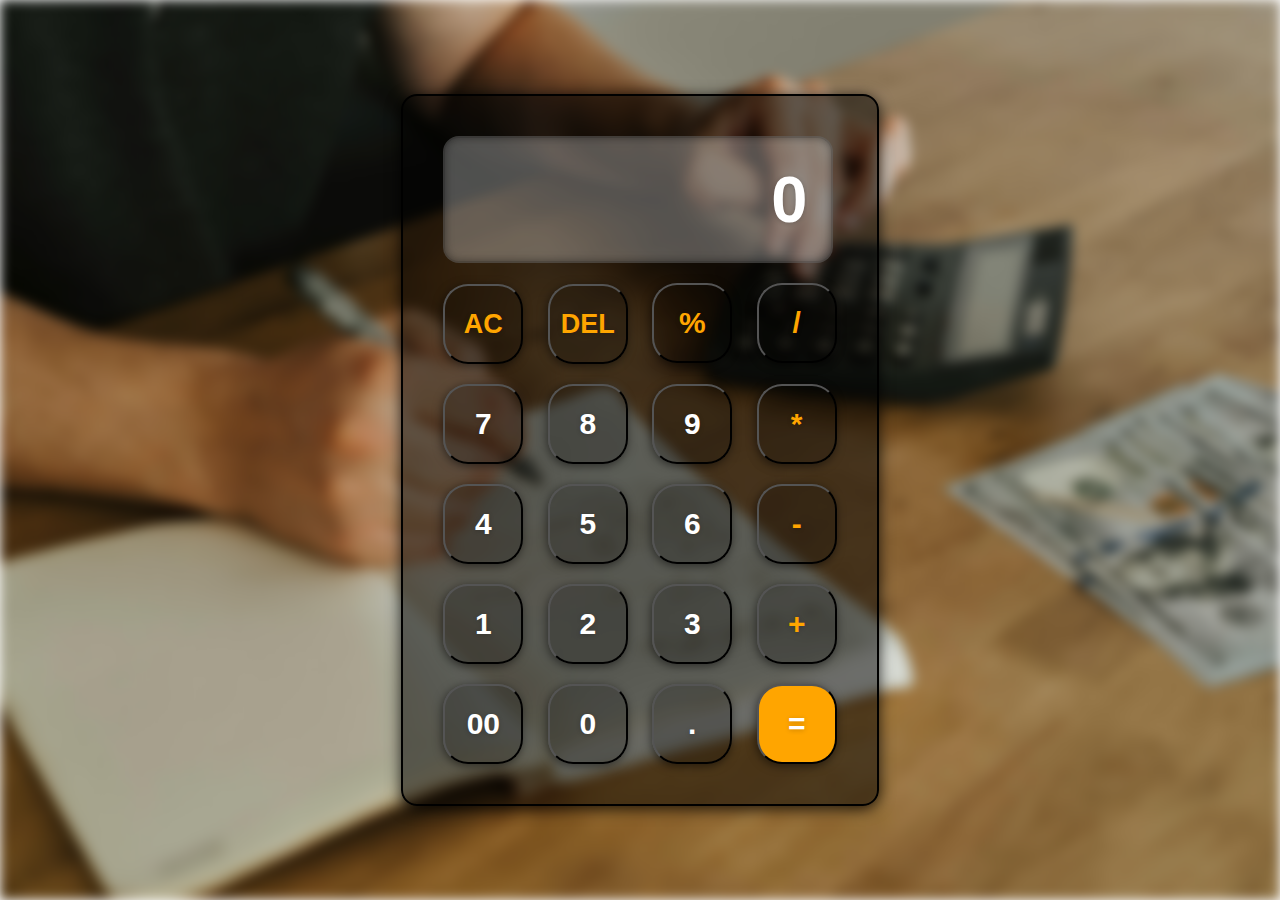
<file: Calculator/index.html>
<!DOCTYPE html>
<html lang="en">
<head>
    <meta charset="UTF-8">
    <meta name="viewport" content="width=device-width, initial-scale=1.0">
    <title>Calculator</title>
    <link rel="stylesheet" href="./style.css">
</head>
<body>
    <div class="overlay"></div>
    <div class="main">
        
<div class="calculator">
    
     
 <input type="text" placeholder="0" id="inputBox" readonly>
<div>
<button class="operator ac">AC</button>
<button class="operator del">DEL</button>
<button class="operator">%</button>
<button class="operator">/</button>

</div>
<div>
<button>7</button>
<button>8</button>
<button>9</button>
<button class="operator">*</button>

</div>
<div>
<button>4</button>
<button>5</button>
<button>6</button>
<button class="operator">-</button>

</div>
<div>
<button>1</button>
<button>2</button>
<button>3</button>
<button class="operator">+</button>

</div>
<div>
<button>00</button>
<button>0</button>
<button>.</button>
<button class="equalBtn">=</button>

</div>
</div>
</div>

  <script src="./index.js"></script>  
</body>
</html>
</file>
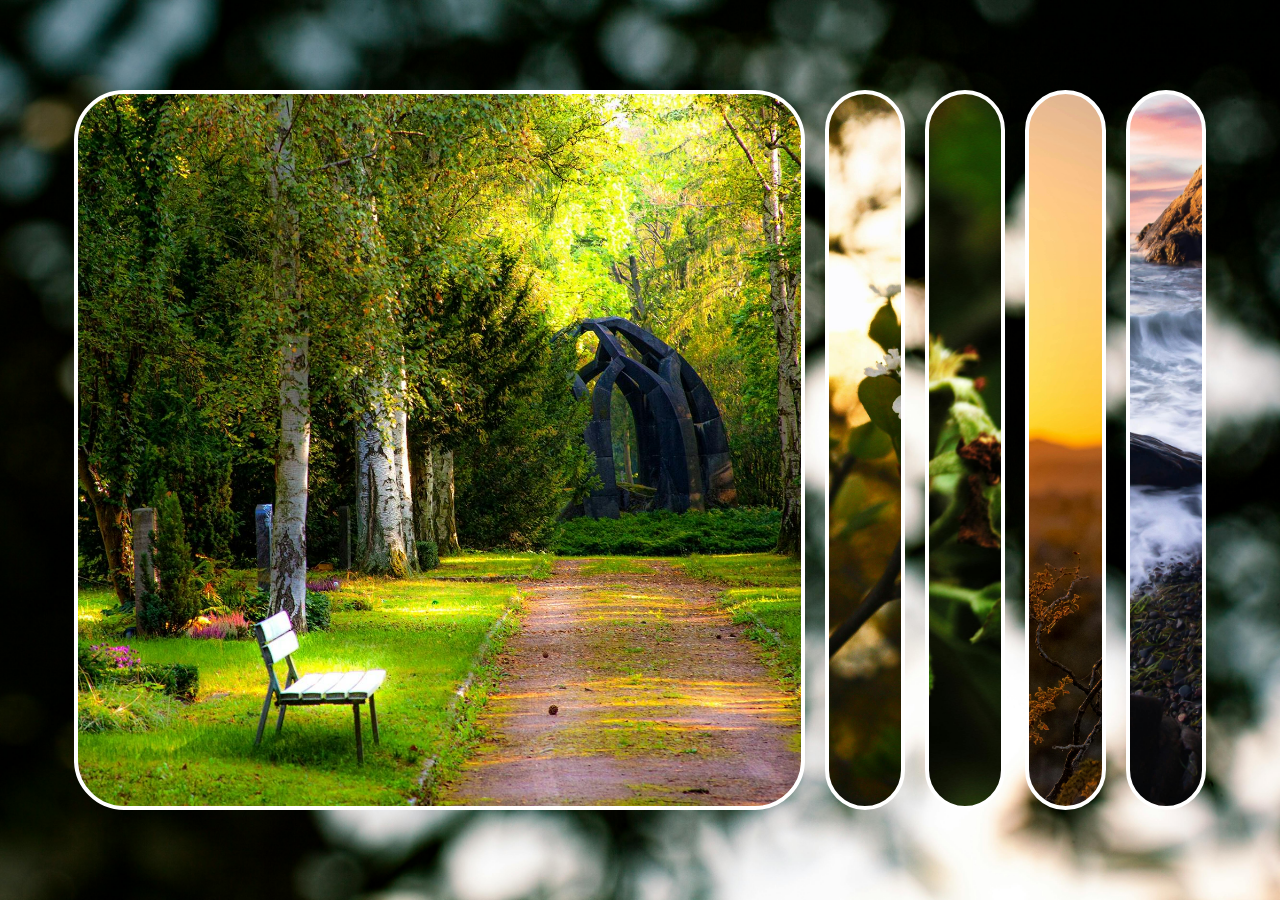
<file: Image Gallery/index.html>
<!DOCTYPE html>
<html lang="en">
<head>
    <meta charset="UTF-8">
    <meta name="viewport" content="width=device-width, initial-scale=1.0">
    <link rel="stylesheet" href="style.css">
    <title>Image Gallery</title>
</head>
<body>
    <div class="container">
      <div class="panel active" style="background-image: url('./images/pexels-pixabay-257360.jpg');">
     
      </div>
      <div class="panel" style="background-image: url('./images/pexels-mattycphoto-1045529.jpg');">
   
      </div>
      <div class="panel" style="background-image: url('./images/pexels-automnenoble-406072.jpg');">
    
      </div>
      <div class="panel" style="background-image: url('./images/pexels-phantomant-1222561.jpg');">
      
      </div>
      <div class="panel" style="background-image: url('./images/pexels-beatrice-ekenstierna-82254789-8809523.jpg');">
      
      </div>
    </div>

    <script src="main.js"></script>
</body>
</html>
</file>
<file: Calculator/style.css>
* {
    margin: 0;
    padding: 0;
    box-sizing: border-box;
    font-family: sans-serif;
    font-weight: bold;
}

.main {
    width: 100%;
    height: 100vh;
    display: flex;
    justify-content: center;
    align-items: center;
    position: relative;
    overflow: hidden; 
}

.main::before {
    content: "";
    position: absolute;
    top: 0;
    left: 0;
    width: 100%;
    height: 100%;
    background-image: url(./pexels-olia-danilevich-5466812.jpg);
    background-size: cover;
    filter: blur(6px); /*for blurring background*/
    z-index: 1;
}

.calculator {
    padding: 30px;
    border: 2px solid #000;
    border-radius: 16px;
    box-shadow: 0px 3px 15px rgba(0, 0, 0, 0.8);
    background: rgba(0, 0, 0, 0.5);
    position: relative;
    z-index: 2; 
}

input {
    width: 390px;
    padding: 24px;
    margin: 10px;
    background: rgba(255, 255, 255, 0.3);
    box-shadow: inset 0px 0px 8px rgba(0, 0, 0, 0.4);
    font-size: 65px;
    text-align: right;
    color: #fff;
    border: solid 2px rgba(0, 0, 0, 0.3);
    border-radius: 16px;
    text-shadow: 0px 1px 5px rgba(0, 0, 0, 0.2);
}

input::placeholder {
    color: #fff;
}

button {
    width: 80px;
    height: 80px;
    margin: 10px;
    color: #fff;
    background: rgba(0, 0, 0, 0.2);
    border-radius: 25px;
    text-shadow: 0px 1px 5px rgba(0, 0, 0, 0.2);
    box-shadow: -1px 2px 10px rgba(0, 0, 0, 0.5);
    font-size: 30px;
    transition: background-color 0.3s, color 0.3s, transform 0.5s;
}

.ac, .del {
    font-size: 27px;
}

button:hover {
    color: #fff;
    background: orange;
    transform: scale(1.14);
}

.equalBtn {
    background-color: orange;
}

.operator {
    color: orange;
}
/* responsivness for lower screen devices */
@media (max-width: 768px) {
    input {
        width: 300px;
        font-size: 50px;
        padding: 20px;
    }

    button {
        width: 60px;
        height: 60px;
        font-size: 24px;
    }
}

@media (max-width: 480px) {
    .main {
        padding: 10px;
    }

    input {
        width: 270px;
        font-size: 40px;
        padding: 15px;
    }

    button {
        width: 50px;
        height: 50px;
        font-size: 20px;
    }

    .ac, .del {
        font-size: 18px;
    }
}

@media (max-width: 380px) {
    input {
        width: 180px;
        font-size: 30px;
        padding: 12px;
    }

    button {
        width: 30px;
        height: 30px;
        font-size: 12px;
    }

    .ac, .del {
        font-size: 8px;
    }
}
@media (max-width: 300px) {
    input {
        width: 160px;
        font-size: 30px;
        padding: 12px;
    }

    button {
        width: 21px;
        height: 25px;
        font-size: 12px;
    }

    .ac, .del {
        font-size: 8px;
    }
}
</file>
<file: Image Gallery/style.css>
*{
    padding: 0;
    margin: 0;
    box-sizing: border-box;
  

}

body{
    display: flex;
    align-items: center;
    justify-content: center;
    height: 100vh;
    overflow: hidden;
   background-image: url(./images/pexels-paggiarofrancesco-7552216.jpg);
   background-size: cover;
   background-position: center;
   background-repeat: no-repeat;

}
.container{
    display: flex;
    width: 90vw;
}
.panel{
    background-size: cover;
    background-position: center;
    background-repeat: no-repeat;
    height: 80vh;
    border-radius: 50px;
    color: #fff;
    cursor: pointer;
    flex: 0.5;
    margin: 10px;
    position: relative;
    transition: all 700ms ease-in;
    border: 4px solid #fff;

}

.panel.active{
    flex: 5;
}

.panel :nth-of-type(4),
.panel :nth-of-type(5){
display:none
}
</file>
